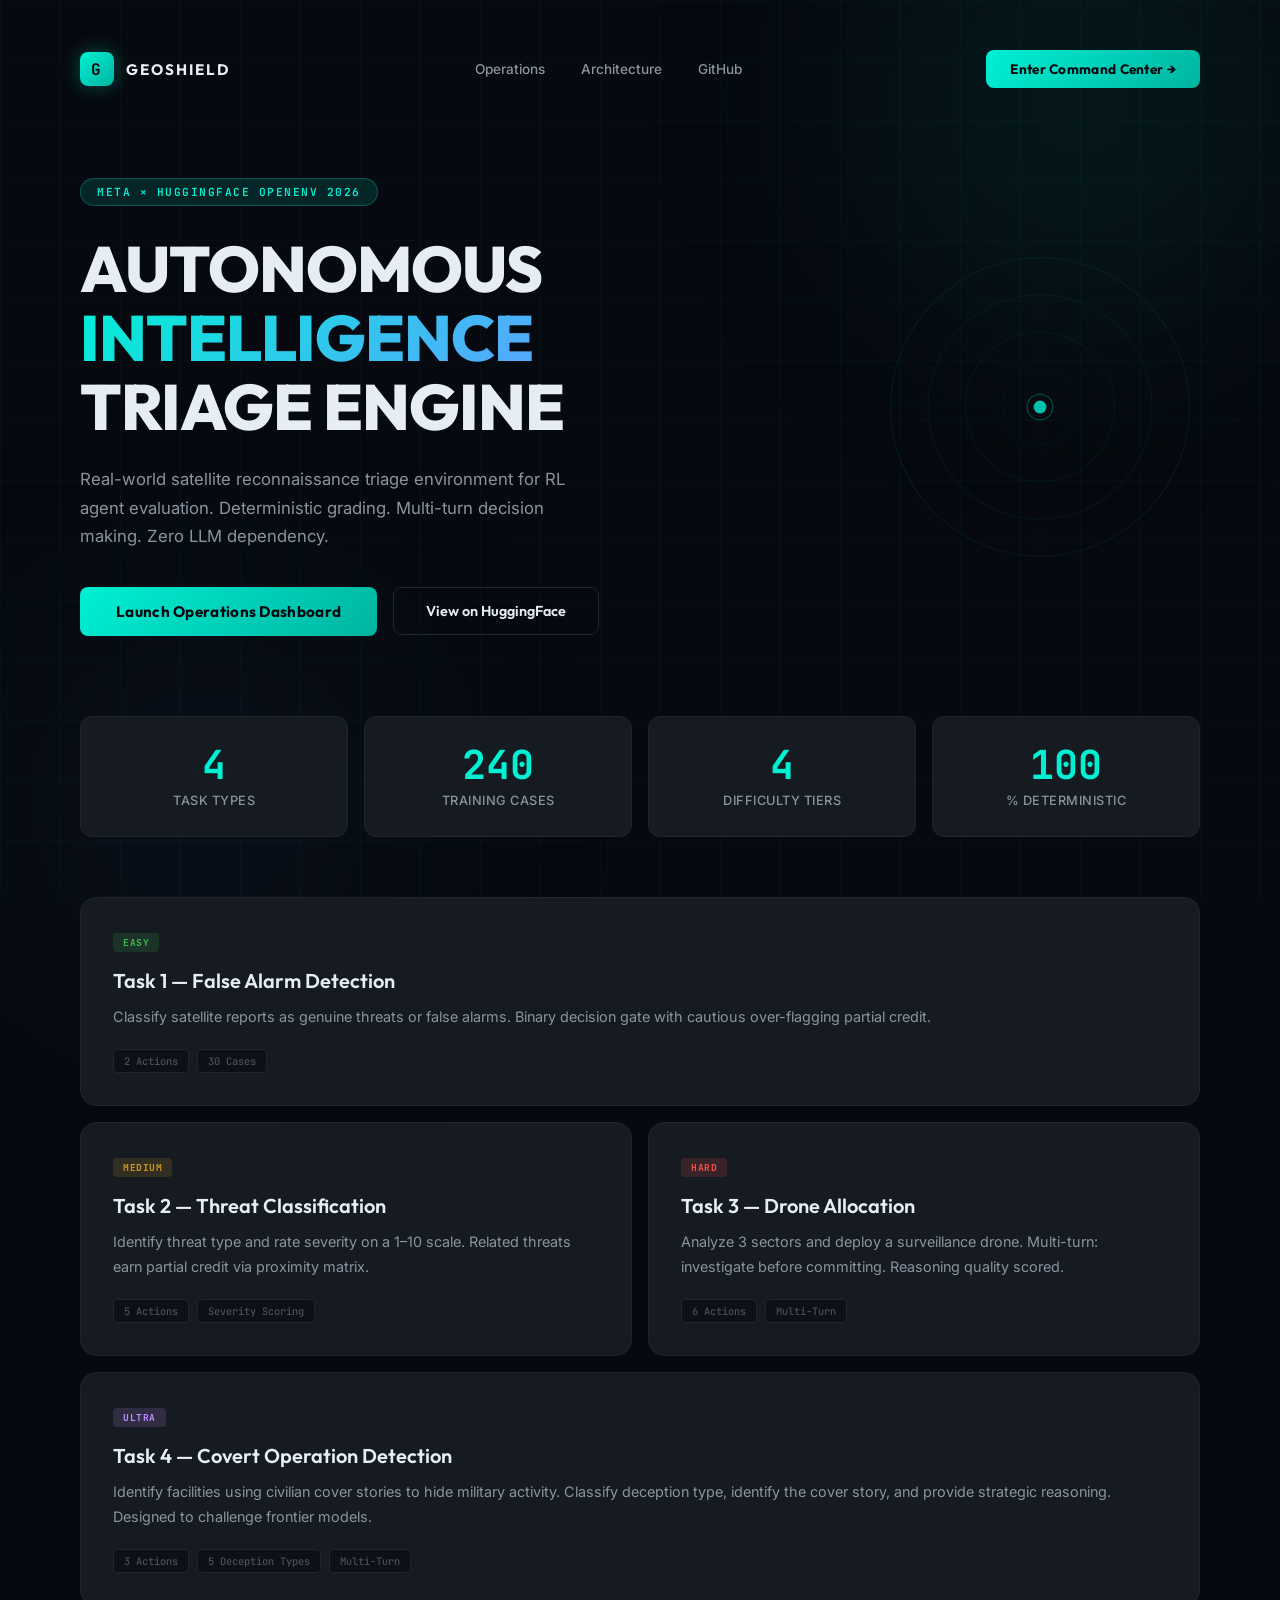
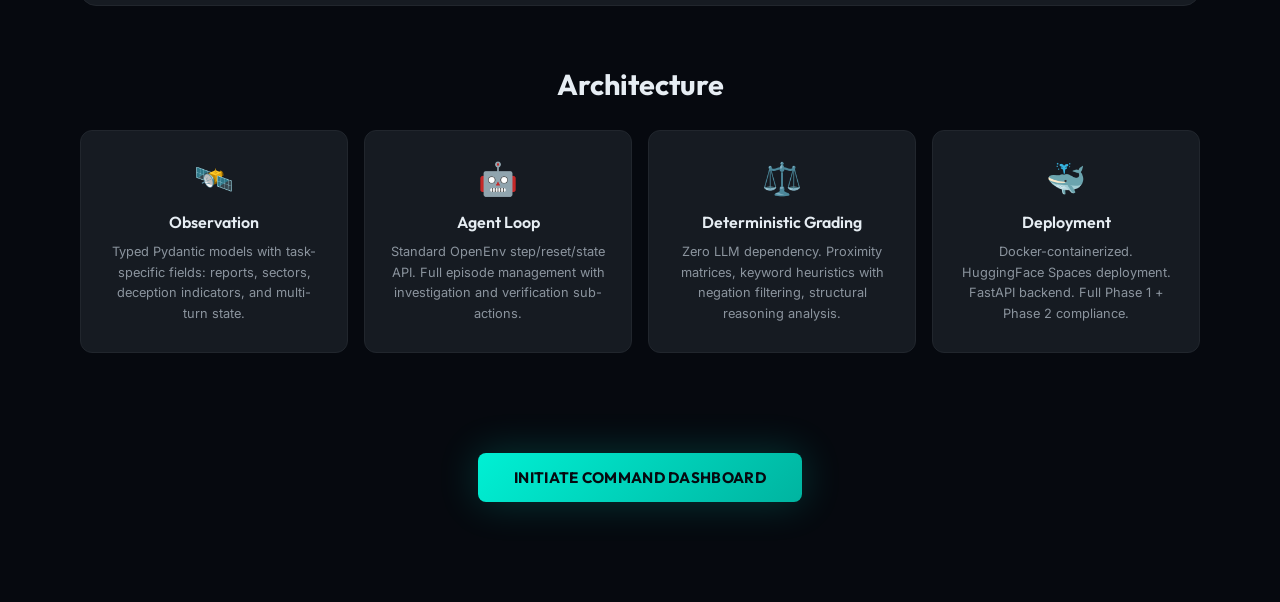
<file: static/landing.html>
<!DOCTYPE html>
<html lang="en">
<head>
    <meta charset="UTF-8">
    <meta name="viewport" content="width=device-width, initial-scale=1.0">
    <title>GeoShield — Autonomous Intelligence Triage Engine</title>
    <meta name="description" content="GeoShield: Satellite Intelligence Triage Environment for RL Agent Evaluation. Built for the 2026 Meta × HuggingFace OpenEnv Challenge.">
    <link href="https://fonts.googleapis.com/css2?family=Inter:wght@300;400;500;600&family=Outfit:wght@300;400;500;600;700;800&family=JetBrains+Mono:wght@400;500;600&display=swap" rel="stylesheet">
    <link rel="stylesheet" href="/static/landing.css?v=5.0">
    <link rel="icon" href="data:image/svg+xml,<svg xmlns='http://www.w3.org/2000/svg' viewBox='0 0 100 100'><text y='.9em' font-size='90'>🛡️</text></svg>">
</head>
<body>

    <!-- Animated Grid Background -->
    <div class="grid-bg"></div>
    <div class="glow-orb orb-1"></div>
    <div class="glow-orb orb-2"></div>

    <div class="layout-wrapper">

        <!-- Nav -->
        <nav class="navbar">
            <div class="brand">
                <div class="brand-mark">G</div>
                <span>GEOSHIELD</span>
            </div>
            <div class="nav-links">
                <a href="#tasks">Operations</a>
                <a href="#architecture">Architecture</a>
                <a href="https://github.com/norriy0u/geoshield-env" target="_blank">GitHub</a>
            </div>
            <a href="/dashboard" class="cta-btn">Enter Command Center →</a>
        </nav>

        <!-- Hero -->
        <section class="hero">
            <div class="hero-left">
                <div class="hero-badge">META × HUGGINGFACE OPENENV 2026</div>
                <h1 class="hero-title">
                    AUTONOMOUS<br>
                    <span class="gradient-text">INTELLIGENCE</span><br>
                    TRIAGE ENGINE
                </h1>
                <p class="hero-subtitle">
                    Real-world satellite reconnaissance triage environment for RL agent evaluation.
                    Deterministic grading. Multi-turn decision making. Zero LLM dependency.
                </p>
                <div class="hero-actions">
                    <a href="/dashboard" class="cta-btn cta-large">Launch Operations Dashboard</a>
                    <a href="https://huggingface.co/spaces/norriy0u/geoshield-env" target="_blank" class="cta-outline">View on HuggingFace</a>
                </div>
            </div>
            <div class="hero-right">
                <div class="radar-container">
                    <svg class="radar-svg" viewBox="0 0 300 300">
                        <!-- Concentric rings -->
                        <circle cx="150" cy="150" r="140" fill="none" stroke="rgba(0,240,212,0.08)" stroke-width="1"/>
                        <circle cx="150" cy="150" r="105" fill="none" stroke="rgba(0,240,212,0.06)" stroke-width="1"/>
                        <circle cx="150" cy="150" r="70" fill="none" stroke="rgba(0,240,212,0.05)" stroke-width="1"/>
                        <circle cx="150" cy="150" r="35" fill="none" stroke="rgba(0,240,212,0.04)" stroke-width="1"/>
                        <!-- Crosshairs -->
                        <line x1="150" y1="10" x2="150" y2="290" stroke="rgba(0,240,212,0.06)" stroke-width="0.5"/>
                        <line x1="10" y1="150" x2="290" y2="150" stroke="rgba(0,240,212,0.06)" stroke-width="0.5"/>
                        <!-- Sweep line -->
                        <line x1="150" y1="150" x2="150" y2="10" stroke="url(#sweepGrad)" stroke-width="2" class="radar-sweep"/>
                        <!-- Blips -->
                        <circle cx="100" cy="80" r="3" fill="#00f0d4" class="radar-blip blip-1" opacity="0"/>
                        <circle cx="200" cy="120" r="3" fill="#f85149" class="radar-blip blip-2" opacity="0"/>
                        <circle cx="180" cy="200" r="3" fill="#d29922" class="radar-blip blip-3" opacity="0"/>
                        <circle cx="90" cy="180" r="3" fill="#00f0d4" class="radar-blip blip-4" opacity="0"/>
                        <!-- Center core -->
                        <circle cx="150" cy="150" r="6" fill="#00f0d4" opacity="0.8"/>
                        <circle cx="150" cy="150" r="12" fill="none" stroke="#00f0d4" stroke-width="1" opacity="0.3"/>
                        <defs>
                            <linearGradient id="sweepGrad" x1="0" y1="1" x2="0" y2="0">
                                <stop offset="0%" stop-color="#00f0d4" stop-opacity="0.6"/>
                                <stop offset="100%" stop-color="#00f0d4" stop-opacity="0"/>
                            </linearGradient>
                        </defs>
                    </svg>
                </div>
            </div>
        </section>

        <!-- Stats Row -->
        <section class="stats-row">
            <div class="stat-card">
                <div class="stat-number" data-target="4">0</div>
                <div class="stat-label">Task Types</div>
            </div>
            <div class="stat-card">
                <div class="stat-number" data-target="240">0</div>
                <div class="stat-label">Training Cases</div>
            </div>
            <div class="stat-card">
                <div class="stat-number" data-target="4">0</div>
                <div class="stat-label">Difficulty Tiers</div>
            </div>
            <div class="stat-card">
                <div class="stat-number" data-target="100">0</div>
                <div class="stat-label">% Deterministic</div>
            </div>
        </section>

        <!-- Bento Grid -->
        <section class="bento-grid" id="tasks">

            <div class="bento-card bento-wide">
                <div class="card-badge diff-easy">EASY</div>
                <h3>Task 1 — False Alarm Detection</h3>
                <p>Classify satellite reports as genuine threats or false alarms. Binary decision gate with cautious over-flagging partial credit.</p>
                <div class="card-footer">
                    <span class="tag">2 Actions</span>
                    <span class="tag">30 Cases</span>
                </div>
            </div>

            <div class="bento-card">
                <div class="card-badge diff-medium">MEDIUM</div>
                <h3>Task 2 — Threat Classification</h3>
                <p>Identify threat type and rate severity on a 1–10 scale. Related threats earn partial credit via proximity matrix.</p>
                <div class="card-footer">
                    <span class="tag">5 Actions</span>
                    <span class="tag">Severity Scoring</span>
                </div>
            </div>

            <div class="bento-card">
                <div class="card-badge diff-hard">HARD</div>
                <h3>Task 3 — Drone Allocation</h3>
                <p>Analyze 3 sectors and deploy a surveillance drone. Multi-turn: investigate before committing. Reasoning quality scored.</p>
                <div class="card-footer">
                    <span class="tag">6 Actions</span>
                    <span class="tag">Multi-Turn</span>
                </div>
            </div>

            <div class="bento-card bento-wide">
                <div class="card-badge diff-ultra">ULTRA</div>
                <h3>Task 4 — Covert Operation Detection</h3>
                <p>Identify facilities using civilian cover stories to hide military activity. Classify deception type, identify the cover story, and provide strategic reasoning. Designed to challenge frontier models.</p>
                <div class="card-footer">
                    <span class="tag">3 Actions</span>
                    <span class="tag">5 Deception Types</span>
                    <span class="tag">Multi-Turn</span>
                </div>
            </div>

        </section>

        <!-- Architecture Section -->
        <section class="arch-section" id="architecture">
            <h2>Architecture</h2>
            <div class="arch-grid">
                <div class="arch-card">
                    <div class="arch-icon">🛰️</div>
                    <h4>Observation</h4>
                    <p>Typed Pydantic models with task-specific fields: reports, sectors, deception indicators, and multi-turn state.</p>
                </div>
                <div class="arch-card">
                    <div class="arch-icon">🤖</div>
                    <h4>Agent Loop</h4>
                    <p>Standard OpenEnv step/reset/state API. Full episode management with investigation and verification sub-actions.</p>
                </div>
                <div class="arch-card">
                    <div class="arch-icon">⚖️</div>
                    <h4>Deterministic Grading</h4>
                    <p>Zero LLM dependency. Proximity matrices, keyword heuristics with negation filtering, structural reasoning analysis.</p>
                </div>
                <div class="arch-card">
                    <div class="arch-icon">🐳</div>
                    <h4>Deployment</h4>
                    <p>Docker-containerized. HuggingFace Spaces deployment. FastAPI backend. Full Phase 1 + Phase 2 compliance.</p>
                </div>
            </div>
        </section>

        <!-- Bottom CTA -->
        <section class="bottom-cta">
            <a href="/dashboard" class="cta-btn cta-large cta-glow">
                INITIATE COMMAND DASHBOARD
            </a>
        </section>

    </div>

    <script>
        // Animate stat counters on scroll
        const observer = new IntersectionObserver((entries) => {
            entries.forEach(entry => {
                if (entry.isIntersecting) {
                    const counters = entry.target.querySelectorAll('.stat-number');
                    counters.forEach(counter => {
                        const target = parseInt(counter.dataset.target);
                        let current = 0;
                        const step = Math.max(1, Math.floor(target / 40));
                        const timer = setInterval(() => {
                            current += step;
                            if (current >= target) { current = target; clearInterval(timer); }
                            counter.textContent = current;
                        }, 30);
                    });
                    observer.unobserve(entry.target);
                }
            });
        }, { threshold: 0.3 });

        const statsRow = document.querySelector('.stats-row');
        if (statsRow) observer.observe(statsRow);

        // Radar blip animation
        const blips = document.querySelectorAll('.radar-blip');
        blips.forEach((blip, i) => {
            setInterval(() => {
                blip.style.opacity = '0.9';
                blip.style.r = '5';
                setTimeout(() => {
                    blip.style.opacity = '0';
                    blip.style.r = '3';
                }, 1500);
            }, 3000 + i * 800);
        });
    </script>

</body>
</html>
</file>
<file: static/landing.css>
/* ═══════════════════════════════════════════════════════════════════════════
   GeoShield — Landing Page · Premium Tactical Theme v5.0
   ═══════════════════════════════════════════════════════════════════════════ */

@import url('https://fonts.googleapis.com/css2?family=Inter:wght@300;400;500;600&family=Outfit:wght@300;400;500;600;700;800&family=JetBrains+Mono:wght@400;500;600&display=swap');

:root {
    --bg-void:    #06090f;
    --bg-base:    #0d1117;
    --bg-surface: #161b22;
    --bg-card:    #0d1117;
    --border:     #21262d;
    --border-glow:rgba(0,240,212,0.25);
    --text-primary:#e6edf3;
    --text-secondary:#8b949e;
    --text-dim:   #484f58;
    --accent:     #00f0d4;
    --accent-dim: rgba(0,240,212,0.12);
    --success:    #3fb950;
    --warning:    #d29922;
    --danger:     #f85149;
    --ultra:      #bc8cff;
    --font-head:  'Outfit', sans-serif;
    --font-body:  'Inter', sans-serif;
    --font-mono:  'JetBrains Mono', monospace;
    --ease-out:   cubic-bezier(0.16, 1, 0.3, 1);
}

*, *::before, *::after { box-sizing: border-box; margin: 0; padding: 0; }

body {
    background: var(--bg-void);
    color: var(--text-primary);
    font-family: var(--font-body);
    min-height: 100vh;
    overflow-x: hidden;
    position: relative;
}

/* ── Grid Background ──────────────────────────────────────────────────── */
.grid-bg {
    position: fixed; inset: 0;
    background-image:
        linear-gradient(rgba(0,240,212,0.03) 1px, transparent 1px),
        linear-gradient(90deg, rgba(0,240,212,0.03) 1px, transparent 1px);
    background-size: 60px 60px;
    z-index: 0;
    pointer-events: none;
}

.glow-orb {
    position: fixed;
    width: 600px; height: 600px;
    border-radius: 50%;
    pointer-events: none;
    z-index: 0;
    filter: blur(120px);
}

.orb-1 {
    top: -200px; right: -100px;
    background: radial-gradient(circle, rgba(0,240,212,0.12), transparent 70%);
    animation: orbFloat 20s ease-in-out infinite alternate;
}

.orb-2 {
    bottom: -200px; left: -100px;
    background: radial-gradient(circle, rgba(88,166,255,0.08), transparent 70%);
    animation: orbFloat 25s ease-in-out infinite alternate-reverse;
}

@keyframes orbFloat {
    0%   { transform: translate(0, 0); }
    100% { transform: translate(40px, -30px); }
}

/* ── Layout ───────────────────────────────────────────────────────────── */
.layout-wrapper {
    position: relative;
    max-width: 1200px;
    margin: 0 auto;
    padding: 30px 40px 60px;
    z-index: 10;
}

/* ── Navbar ────────────────────────────────────────────────────────────── */
.navbar {
    display: flex;
    justify-content: space-between;
    align-items: center;
    padding: 20px 0 50px;
}

.brand {
    display: flex; align-items: center; gap: 12px;
    font-family: var(--font-head); font-weight: 700;
    letter-spacing: 2px; font-size: 0.95rem;
}

.brand-mark {
    width: 34px; height: 34px;
    background: linear-gradient(135deg, var(--accent), #00b4a0);
    border-radius: 8px;
    display: flex; justify-content: center; align-items: center;
    font-family: var(--font-mono); font-weight: 700;
    color: var(--bg-void); font-size: 1rem;
    box-shadow: 0 0 20px rgba(0,240,212,0.3);
}

.nav-links {
    display: flex; gap: 36px;
    font-size: 0.85rem; font-weight: 500;
}

.nav-links a {
    color: var(--text-secondary);
    text-decoration: none;
    transition: color 0.3s;
}
.nav-links a:hover { color: var(--text-primary); }

.cta-btn {
    display: inline-block;
    padding: 10px 24px;
    border-radius: 8px;
    background: linear-gradient(135deg, var(--accent), #00b4a0);
    color: var(--bg-void);
    text-decoration: none;
    font-family: var(--font-head);
    font-weight: 700;
    font-size: 0.85rem;
    letter-spacing: 0.3px;
    transition: all 0.3s var(--ease-out);
    border: none;
    cursor: pointer;
}

.cta-btn:hover {
    transform: translateY(-2px);
    box-shadow: 0 6px 25px rgba(0,240,212,0.3);
}

.cta-large {
    padding: 15px 36px;
    font-size: 0.95rem;
}

.cta-outline {
    display: inline-block;
    padding: 14px 32px;
    border-radius: 8px;
    border: 1px solid var(--border);
    color: var(--text-primary);
    text-decoration: none;
    font-family: var(--font-head);
    font-weight: 600;
    font-size: 0.9rem;
    transition: all 0.3s;
}

.cta-outline:hover {
    border-color: var(--accent);
    color: var(--accent);
    background: var(--accent-dim);
}

/* ── Hero ──────────────────────────────────────────────────────────────── */
.hero {
    display: flex;
    justify-content: space-between;
    align-items: center;
    padding: 40px 0 80px;
    gap: 60px;
}

.hero-left { flex: 1; max-width: 600px; }

.hero-badge {
    display: inline-block;
    font-family: var(--font-mono);
    font-size: 0.7rem;
    font-weight: 600;
    letter-spacing: 1.5px;
    color: var(--accent);
    padding: 6px 16px;
    border: 1px solid var(--border-glow);
    border-radius: 100px;
    margin-bottom: 28px;
    background: var(--accent-dim);
}

.hero-title {
    font-family: var(--font-head);
    font-size: 4rem;
    line-height: 1.08;
    font-weight: 800;
    letter-spacing: -1px;
    margin-bottom: 24px;
}

.gradient-text {
    background: linear-gradient(135deg, var(--accent), #58a6ff);
    -webkit-background-clip: text;
    -webkit-text-fill-color: transparent;
    background-clip: text;
}

.hero-subtitle {
    font-size: 1.05rem;
    color: var(--text-secondary);
    line-height: 1.7;
    margin-bottom: 36px;
    max-width: 500px;
}

.hero-actions {
    display: flex; gap: 16px; align-items: center;
}

/* ── Radar ─────────────────────────────────────────────────────────────── */
.hero-right {
    flex-shrink: 0;
}

.radar-container {
    width: 320px; height: 320px;
    position: relative;
}

.radar-svg {
    width: 100%; height: 100%;
}

.radar-sweep {
    transform-origin: 150px 150px;
    animation: radarSpin 4s linear infinite;
}

@keyframes radarSpin {
    0%   { transform: rotate(0deg); }
    100% { transform: rotate(360deg); }
}

.radar-blip {
    transition: opacity 0.5s, r 0.5s;
}

/* ── Stats Row ─────────────────────────────────────────────────────────── */
.stats-row {
    display: grid;
    grid-template-columns: repeat(4, 1fr);
    gap: 16px;
    margin-bottom: 60px;
}

.stat-card {
    background: var(--bg-surface);
    border: 1px solid var(--border);
    border-radius: 12px;
    padding: 28px 24px;
    text-align: center;
    transition: border-color 0.3s;
}

.stat-card:hover { border-color: var(--border-glow); }

.stat-number {
    font-family: var(--font-mono);
    font-size: 2.5rem;
    font-weight: 700;
    color: var(--accent);
    line-height: 1;
    margin-bottom: 8px;
}

.stat-label {
    font-size: 0.8rem;
    color: var(--text-secondary);
    font-weight: 500;
    text-transform: uppercase;
    letter-spacing: 0.5px;
}

/* ── Bento Grid ────────────────────────────────────────────────────────── */
.bento-grid {
    display: grid;
    grid-template-columns: 1fr 1fr;
    gap: 16px;
    margin-bottom: 60px;
}

.bento-card {
    background: var(--bg-surface);
    border: 1px solid var(--border);
    border-radius: 16px;
    padding: 32px;
    transition: all 0.3s var(--ease-out);
    position: relative;
    overflow: hidden;
}

.bento-card::before {
    content: '';
    position: absolute;
    top: 0; left: 0;
    width: 100%; height: 2px;
    background: linear-gradient(90deg, var(--accent), transparent);
    opacity: 0;
    transition: opacity 0.3s;
}

.bento-card:hover {
    border-color: var(--border-glow);
    transform: translateY(-3px);
    box-shadow: 0 8px 30px rgba(0,0,0,0.3);
}

.bento-card:hover::before { opacity: 1; }

.bento-wide {
    grid-column: 1 / -1;
}

.card-badge {
    display: inline-block;
    padding: 3px 10px;
    border-radius: 4px;
    font-family: var(--font-mono);
    font-size: 0.6rem;
    font-weight: 700;
    text-transform: uppercase;
    letter-spacing: 0.5px;
    margin-bottom: 16px;
}

.diff-easy   { background: rgba(63,185,80,0.15); color: #3fb950; }
.diff-medium { background: rgba(210,153,34,0.15); color: #d29922; }
.diff-hard   { background: rgba(248,81,73,0.15); color: #f85149; }
.diff-ultra  { background: rgba(188,140,255,0.15); color: #bc8cff; }

.bento-card h3 {
    font-family: var(--font-head);
    font-size: 1.25rem;
    font-weight: 600;
    margin-bottom: 12px;
}

.bento-card p {
    color: var(--text-secondary);
    font-size: 0.9rem;
    line-height: 1.7;
    margin-bottom: 20px;
}

.card-footer {
    display: flex; gap: 8px; flex-wrap: wrap;
}

.tag {
    display: inline-block;
    font-family: var(--font-mono);
    font-size: 0.65rem;
    font-weight: 500;
    padding: 4px 10px;
    border-radius: 4px;
    background: var(--bg-base);
    border: 1px solid var(--border);
    color: var(--text-dim);
}

/* ── Architecture Section ──────────────────────────────────────────────── */
.arch-section {
    margin-bottom: 60px;
}

.arch-section h2 {
    font-family: var(--font-head);
    font-size: 1.8rem;
    font-weight: 700;
    margin-bottom: 28px;
    text-align: center;
}

.arch-grid {
    display: grid;
    grid-template-columns: repeat(4, 1fr);
    gap: 16px;
}

.arch-card {
    background: var(--bg-surface);
    border: 1px solid var(--border);
    border-radius: 12px;
    padding: 28px 24px;
    text-align: center;
    transition: all 0.3s;
}

.arch-card:hover {
    border-color: var(--border-glow);
    transform: translateY(-2px);
}

.arch-icon {
    font-size: 2rem;
    margin-bottom: 14px;
}

.arch-card h4 {
    font-family: var(--font-head);
    font-size: 1rem;
    font-weight: 600;
    margin-bottom: 10px;
}

.arch-card p {
    font-size: 0.8rem;
    color: var(--text-secondary);
    line-height: 1.6;
}

/* ── Bottom CTA ────────────────────────────────────────────────────────── */
.bottom-cta {
    text-align: center;
    padding: 40px 0;
}

.cta-glow {
    box-shadow: 0 0 40px rgba(0,240,212,0.2);
}

.cta-glow:hover {
    box-shadow: 0 0 60px rgba(0,240,212,0.35);
}

/* ── Responsive ────────────────────────────────────────────────────────── */
@media (max-width: 1000px) {
    .hero { flex-direction: column; text-align: center; }
    .hero-left { max-width: 100%; }
    .hero-actions { justify-content: center; }
    .hero-subtitle { margin-left: auto; margin-right: auto; }
    .radar-container { width: 260px; height: 260px; }
    .arch-grid { grid-template-columns: 1fr 1fr; }
}

@media (max-width: 768px) {
    .layout-wrapper { padding: 20px 20px 40px; }
    .hero-title { font-size: 2.8rem; }
    .stats-row { grid-template-columns: 1fr 1fr; }
    .bento-grid { grid-template-columns: 1fr; }
    .bento-wide { grid-column: 1; }
    .arch-grid { grid-template-columns: 1fr; }
    .nav-links { display: none; }
    .hero-actions { flex-direction: column; }
}

@media (max-width: 480px) {
    .hero-title { font-size: 2.2rem; }
    .stat-number { font-size: 2rem; }
}
</file>
